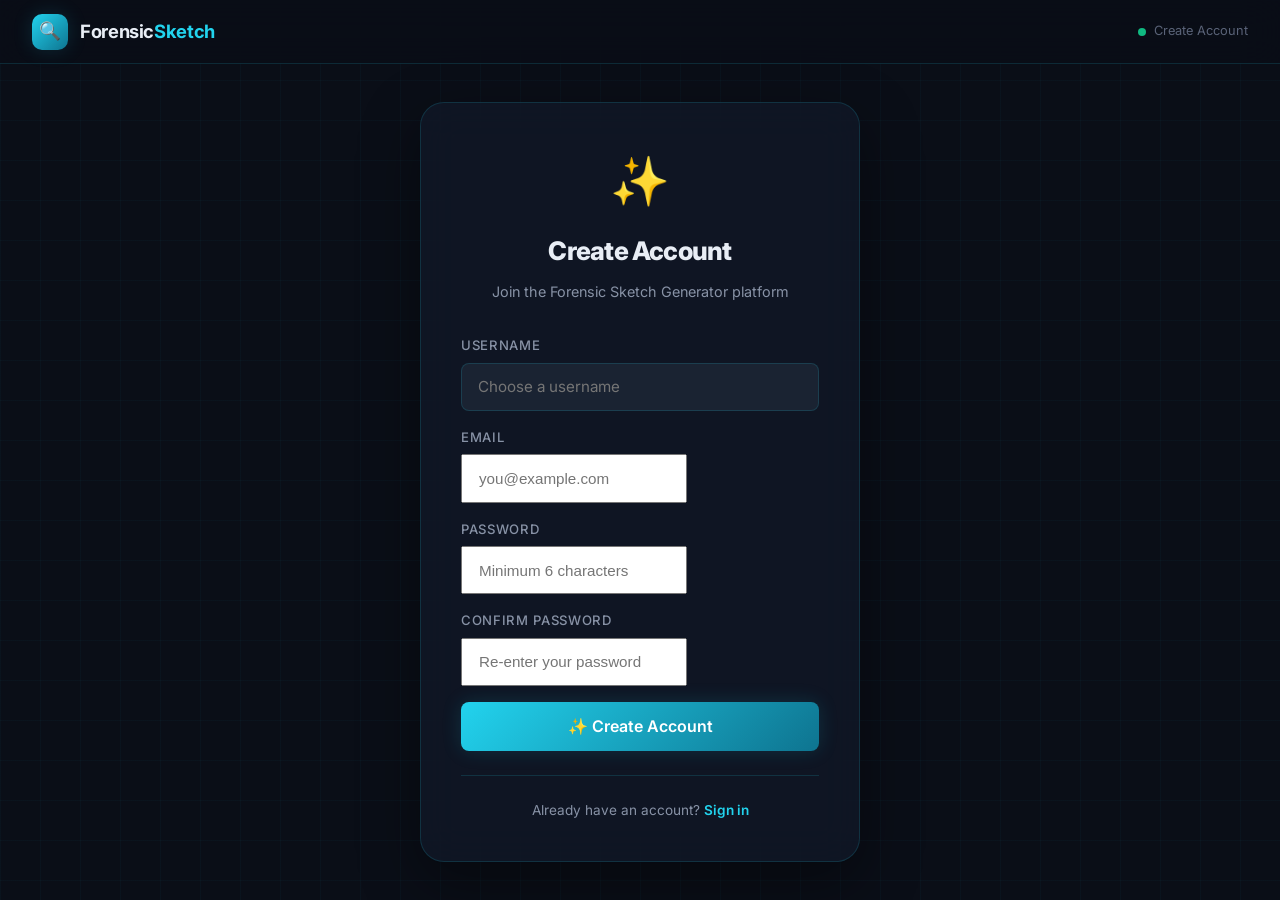
<file: frontend/signup.html>
<!DOCTYPE html>
<html lang="en">

<head>
    <meta charset="UTF-8">
    <meta name="viewport" content="width=device-width, initial-scale=1.0">
    <meta name="description" content="Create an account for Forensic Sketch Generator">
    <title>Forensic Sketch Generator — Sign Up</title>
    <link rel="stylesheet" href="css/style.css">
</head>

<body>

    <!-- ── Minimal Nav ───────────────────────────────────────────────── -->
    <nav class="navbar">
        <a href="/login.html" class="navbar-brand">
            <div class="badge-icon">🔍</div>
            <span>Forensic<span class="highlight">Sketch</span></span>
        </a>
        <div class="nav-status">
            <div class="status-dot"></div>
            <span>Create Account</span>
        </div>
    </nav>

    <!-- ── Auth Container ────────────────────────────────────────────── -->
    <main class="auth-container">
        <div class="auth-card fade-in">
            <div class="auth-header">
                <div class="auth-icon">✨</div>
                <h1>Create Account</h1>
                <p>Join the Forensic Sketch Generator platform</p>
            </div>

            <form id="signup-form" class="auth-form">
                <div class="form-group">
                    <label for="username">Username</label>
                    <input type="text" id="username" placeholder="Choose a username" required minlength="3"
                        autocomplete="username">
                </div>

                <div class="form-group">
                    <label for="email">Email</label>
                    <input type="email" id="email" placeholder="you@example.com" required autocomplete="email">
                </div>

                <div class="form-group">
                    <label for="password">Password</label>
                    <input type="password" id="password" placeholder="Minimum 6 characters" required minlength="6"
                        autocomplete="new-password">
                </div>

                <div class="form-group">
                    <label for="confirm-password">Confirm Password</label>
                    <input type="password" id="confirm-password" placeholder="Re-enter your password" required
                        autocomplete="new-password">
                </div>

                <button type="submit" id="signup-btn" class="btn btn-primary btn-full btn-lg">
                    ✨ Create Account
                </button>
            </form>

            <div class="auth-footer">
                <p>Already have an account? <a href="/login.html" class="auth-link">Sign in</a></p>
            </div>
        </div>
    </main>

    <div class="toast-container" id="toast-container"></div>

    <script src="js/signup.js"></script>
</body>

</html>
</file>
<file: frontend/css/style.css>
/* ══════════════════════════════════════════════════════════════════════
   FORENSIC SKETCH GENERATOR — Global Stylesheet
   Dark forensic theme with cyan/amber accents
   ══════════════════════════════════════════════════════════════════════ */

/* ── Google Fonts ─────────────────────────────────────────────────── */
@import url('https://fonts.googleapis.com/css2?family=Inter:wght@300;400;500;600;700;800&family=JetBrains+Mono:wght@400;500&display=swap');

/* ── CSS Variables ────────────────────────────────────────────────── */
:root {
    --bg-primary: #0a0e17;
    --bg-secondary: #111827;
    --bg-card: rgba(17, 24, 39, 0.8);
    --bg-card-hover: rgba(22, 33, 55, 0.9);
    --bg-input: #1a2332;

    --text-primary: #e8edf5;
    --text-secondary: #8892a6;
    --text-muted: #5a6378;

    --accent-cyan: #22d3ee;
    --accent-cyan-dim: #0e7490;
    --accent-amber: #f59e0b;
    --accent-amber-dim: #b45309;
    --accent-green: #10b981;
    --accent-red: #ef4444;
    --accent-purple: #a78bfa;

    --border-color: rgba(34, 211, 238, 0.15);
    --border-active: rgba(34, 211, 238, 0.5);

    --glow-cyan: 0 0 20px rgba(34, 211, 238, 0.15);
    --glow-amber: 0 0 20px rgba(245, 158, 11, 0.15);

    --radius-sm: 8px;
    --radius-md: 12px;
    --radius-lg: 16px;
    --radius-xl: 24px;

    --font-main: 'Inter', -apple-system, BlinkMacSystemFont, sans-serif;
    --font-mono: 'JetBrains Mono', monospace;

    --transition: all 0.3s cubic-bezier(0.4, 0, 0.2, 1);
}

/* ── Reset ────────────────────────────────────────────────────────── */
*,
*::before,
*::after {
    margin: 0;
    padding: 0;
    box-sizing: border-box;
}

html {
    scroll-behavior: smooth;
}

body {
    font-family: var(--font-main);
    background: var(--bg-primary);
    color: var(--text-primary);
    min-height: 100vh;
    line-height: 1.6;
    overflow-x: hidden;
}

/* ── Background Grid Pattern ──────────────────────────────────────── */
body::before {
    content: '';
    position: fixed;
    inset: 0;
    background:
        linear-gradient(rgba(34, 211, 238, 0.03) 1px, transparent 1px),
        linear-gradient(90deg, rgba(34, 211, 238, 0.03) 1px, transparent 1px);
    background-size: 40px 40px;
    pointer-events: none;
    z-index: 0;
}

/* ══════════════════════════════════════════════════════════════════════
   NAVIGATION
   ══════════════════════════════════════════════════════════════════════ */

.navbar {
    position: sticky;
    top: 0;
    z-index: 100;
    display: flex;
    align-items: center;
    justify-content: space-between;
    padding: 0 2rem;
    height: 64px;
    background: rgba(10, 14, 23, 0.85);
    backdrop-filter: blur(20px);
    border-bottom: 1px solid var(--border-color);
}

.navbar-brand {
    display: flex;
    align-items: center;
    gap: 0.75rem;
    text-decoration: none;
    color: var(--text-primary);
}

.navbar-brand .badge-icon {
    width: 36px;
    height: 36px;
    background: linear-gradient(135deg, var(--accent-cyan), var(--accent-cyan-dim));
    border-radius: 10px;
    display: flex;
    align-items: center;
    justify-content: center;
    font-size: 1.1rem;
    font-weight: 700;
    box-shadow: var(--glow-cyan);
}

.navbar-brand span {
    font-size: 1.15rem;
    font-weight: 700;
    letter-spacing: -0.02em;
}

.navbar-brand .highlight {
    color: var(--accent-cyan);
}

.nav-links {
    display: flex;
    gap: 0.25rem;
    list-style: none;
}

.nav-links a {
    display: flex;
    align-items: center;
    gap: 0.5rem;
    padding: 0.5rem 1.1rem;
    color: var(--text-secondary);
    text-decoration: none;
    font-size: 0.9rem;
    font-weight: 500;
    border-radius: var(--radius-sm);
    transition: var(--transition);
    position: relative;
}

.nav-links a:hover,
.nav-links a.active {
    color: var(--accent-cyan);
    background: rgba(34, 211, 238, 0.08);
}

.nav-links a.active::after {
    content: '';
    position: absolute;
    bottom: -1px;
    left: 50%;
    transform: translateX(-50%);
    width: 60%;
    height: 2px;
    background: var(--accent-cyan);
    border-radius: 2px;
}

.nav-status {
    display: flex;
    align-items: center;
    gap: 0.5rem;
    font-size: 0.8rem;
    color: var(--text-muted);
}

.status-dot {
    width: 8px;
    height: 8px;
    border-radius: 50%;
    background: var(--accent-green);
    animation: pulse-dot 2s infinite;
}

@keyframes pulse-dot {

    0%,
    100% {
        opacity: 1;
    }

    50% {
        opacity: 0.4;
    }
}

/* ══════════════════════════════════════════════════════════════════════
   MAIN CONTENT
   ══════════════════════════════════════════════════════════════════════ */

.main-content {
    position: relative;
    z-index: 1;
    max-width: 1280px;
    margin: 0 auto;
    padding: 2rem;
}

/* ── Section Title ────────────────────────────────────────────────── */
.section-header {
    margin-bottom: 2rem;
}

.section-header h1 {
    font-size: 1.8rem;
    font-weight: 800;
    letter-spacing: -0.03em;
    margin-bottom: 0.5rem;
}

.section-header h1 .accent {
    background: linear-gradient(135deg, var(--accent-cyan), var(--accent-purple));
    -webkit-background-clip: text;
    -webkit-text-fill-color: transparent;
    background-clip: text;
}

.section-header p {
    color: var(--text-secondary);
    font-size: 0.95rem;
    max-width: 600px;
}

/* ══════════════════════════════════════════════════════════════════════
   CARDS & PANELS
   ══════════════════════════════════════════════════════════════════════ */

.card {
    background: var(--bg-card);
    border: 1px solid var(--border-color);
    border-radius: var(--radius-lg);
    padding: 1.5rem;
    backdrop-filter: blur(10px);
    transition: var(--transition);
}

.card:hover {
    border-color: var(--border-active);
    box-shadow: var(--glow-cyan);
}

.card-title {
    font-size: 1rem;
    font-weight: 600;
    margin-bottom: 1rem;
    display: flex;
    align-items: center;
    gap: 0.5rem;
    color: var(--text-primary);
}

.card-title .icon {
    font-size: 1.1rem;
}

/* ── Two-column grid ──────────────────────────────────────────────── */
.grid-2 {
    display: grid;
    grid-template-columns: 1fr 1fr;
    gap: 1.5rem;
}

.grid-3 {
    display: grid;
    grid-template-columns: repeat(3, 1fr);
    gap: 1rem;
}

/* ══════════════════════════════════════════════════════════════════════
   FORM ELEMENTS
   ══════════════════════════════════════════════════════════════════════ */

.form-group {
    margin-bottom: 1rem;
}

.form-group label {
    display: block;
    font-size: 0.82rem;
    font-weight: 500;
    color: var(--text-secondary);
    margin-bottom: 0.4rem;
    text-transform: uppercase;
    letter-spacing: 0.05em;
}

textarea,
input[type="text"],
input[type="number"],
select {
    width: 100%;
    padding: 0.7rem 1rem;
    background: var(--bg-input);
    border: 1px solid var(--border-color);
    border-radius: var(--radius-sm);
    color: var(--text-primary);
    font-family: var(--font-main);
    font-size: 0.9rem;
    transition: var(--transition);
    outline: none;
}

textarea {
    resize: vertical;
    min-height: 120px;
    font-family: var(--font-main);
}

textarea:focus,
input:focus,
select:focus {
    border-color: var(--accent-cyan);
    box-shadow: 0 0 0 3px rgba(34, 211, 238, 0.1);
}

select {
    cursor: pointer;
    appearance: none;
    background-image: url("data:image/svg+xml,%3Csvg xmlns='http://www.w3.org/2000/svg' width='16' height='16' fill='%238892a6' viewBox='0 0 16 16'%3E%3Cpath d='M4 6l4 4 4-4'/%3E%3C/svg%3E");
    background-repeat: no-repeat;
    background-position: right 0.75rem center;
    padding-right: 2.5rem;
}

/* ── Buttons ──────────────────────────────────────────────────────── */
.btn {
    display: inline-flex;
    align-items: center;
    justify-content: center;
    gap: 0.5rem;
    padding: 0.7rem 1.5rem;
    font-family: var(--font-main);
    font-size: 0.9rem;
    font-weight: 600;
    border: none;
    border-radius: var(--radius-sm);
    cursor: pointer;
    transition: var(--transition);
    text-decoration: none;
}

.btn-primary {
    background: linear-gradient(135deg, var(--accent-cyan), var(--accent-cyan-dim));
    color: #fff;
    box-shadow: var(--glow-cyan);
}

.btn-primary:hover {
    transform: translateY(-1px);
    box-shadow: 0 0 30px rgba(34, 211, 238, 0.3);
}

.btn-primary:active {
    transform: translateY(0);
}

.btn-primary:disabled {
    opacity: 0.5;
    cursor: not-allowed;
    transform: none;
}

.btn-secondary {
    background: rgba(34, 211, 238, 0.1);
    color: var(--accent-cyan);
    border: 1px solid rgba(34, 211, 238, 0.2);
}

.btn-secondary:hover {
    background: rgba(34, 211, 238, 0.2);
}

.btn-amber {
    background: linear-gradient(135deg, var(--accent-amber), var(--accent-amber-dim));
    color: #fff;
    box-shadow: var(--glow-amber);
}

.btn-amber:hover {
    transform: translateY(-1px);
    box-shadow: 0 0 30px rgba(245, 158, 11, 0.3);
}

.btn-full {
    width: 100%;
}

.btn-lg {
    padding: 0.9rem 2rem;
    font-size: 1rem;
}

/* ══════════════════════════════════════════════════════════════════════
   IMAGE DISPLAY
   ══════════════════════════════════════════════════════════════════════ */

.image-container {
    position: relative;
    width: 100%;
    aspect-ratio: 1;
    background: var(--bg-input);
    border: 2px dashed var(--border-color);
    border-radius: var(--radius-md);
    display: flex;
    align-items: center;
    justify-content: center;
    overflow: hidden;
    transition: var(--transition);
}

.image-container.has-image {
    border-style: solid;
    border-color: var(--border-active);
}

.image-container img {
    max-width: 100%;
    max-height: 100%;
    object-fit: contain;
    border-radius: var(--radius-sm);
}

.image-placeholder {
    text-align: center;
    color: var(--text-muted);
}

.image-placeholder .icon {
    font-size: 3rem;
    margin-bottom: 0.5rem;
    opacity: 0.4;
}

.image-placeholder p {
    font-size: 0.85rem;
}

/* ── Upload zone ──────────────────────────────────────────────────── */
.upload-zone {
    position: relative;
    width: 100%;
    aspect-ratio: 1;
    background: var(--bg-input);
    border: 2px dashed var(--border-color);
    border-radius: var(--radius-md);
    display: flex;
    flex-direction: column;
    align-items: center;
    justify-content: center;
    cursor: pointer;
    transition: var(--transition);
    overflow: hidden;
}

.upload-zone:hover {
    border-color: var(--accent-cyan);
    background: rgba(34, 211, 238, 0.03);
}

.upload-zone.dragover {
    border-color: var(--accent-cyan);
    background: rgba(34, 211, 238, 0.08);
}

.upload-zone.has-image {
    border-style: solid;
}

.upload-zone input[type="file"] {
    position: absolute;
    inset: 0;
    opacity: 0;
    cursor: pointer;
}

.upload-zone img {
    max-width: 100%;
    max-height: 100%;
    object-fit: contain;
}

.upload-zone .upload-label {
    text-align: center;
    color: var(--text-muted);
    pointer-events: none;
}

.upload-zone .upload-label .icon {
    font-size: 2.5rem;
    margin-bottom: 0.5rem;
    opacity: 0.5;
}

/* ══════════════════════════════════════════════════════════════════════
   LOADING SPINNER
   ══════════════════════════════════════════════════════════════════════ */

.spinner-overlay {
    position: absolute;
    inset: 0;
    background: rgba(10, 14, 23, 0.85);
    display: flex;
    flex-direction: column;
    align-items: center;
    justify-content: center;
    border-radius: var(--radius-md);
    z-index: 10;
    opacity: 0;
    pointer-events: none;
    transition: var(--transition);
}

.spinner-overlay.active {
    opacity: 1;
    pointer-events: auto;
}

.spinner {
    width: 48px;
    height: 48px;
    border: 3px solid rgba(34, 211, 238, 0.2);
    border-top-color: var(--accent-cyan);
    border-radius: 50%;
    animation: spin 0.8s linear infinite;
}

@keyframes spin {
    to {
        transform: rotate(360deg);
    }
}

.spinner-text {
    margin-top: 1rem;
    font-size: 0.85rem;
    color: var(--accent-cyan);
    font-weight: 500;
}

/* ══════════════════════════════════════════════════════════════════════
   SIMILARITY GAUGE
   ══════════════════════════════════════════════════════════════════════ */

.gauge-container {
    display: flex;
    flex-direction: column;
    align-items: center;
    gap: 1rem;
    padding: 2rem 0;
}

.gauge {
    position: relative;
    width: 180px;
    height: 180px;
}

.gauge svg {
    width: 100%;
    height: 100%;
    transform: rotate(-90deg);
}

.gauge-bg {
    fill: none;
    stroke: var(--bg-input);
    stroke-width: 10;
}

.gauge-fill {
    fill: none;
    stroke: var(--accent-cyan);
    stroke-width: 10;
    stroke-linecap: round;
    stroke-dasharray: 440;
    stroke-dashoffset: 440;
    transition: stroke-dashoffset 1.5s cubic-bezier(0.4, 0, 0.2, 1),
        stroke 0.3s ease;
}

.gauge-value {
    position: absolute;
    inset: 0;
    display: flex;
    flex-direction: column;
    align-items: center;
    justify-content: center;
}

.gauge-value .number {
    font-size: 2.5rem;
    font-weight: 800;
    letter-spacing: -0.03em;
    color: var(--accent-cyan);
}

.gauge-value .label {
    font-size: 0.8rem;
    color: var(--text-muted);
    text-transform: uppercase;
    letter-spacing: 0.1em;
}

.match-verdict {
    font-size: 1.1rem;
    font-weight: 600;
    padding: 0.5rem 1.5rem;
    border-radius: var(--radius-xl);
}

.match-verdict.match {
    background: rgba(16, 185, 129, 0.15);
    color: var(--accent-green);
    border: 1px solid rgba(16, 185, 129, 0.3);
}

.match-verdict.no-match {
    background: rgba(239, 68, 68, 0.15);
    color: var(--accent-red);
    border: 1px solid rgba(239, 68, 68, 0.3);
}

/* ══════════════════════════════════════════════════════════════════════
   ATTRIBUTE QUICK-SELECT PILLS
   ══════════════════════════════════════════════════════════════════════ */

.attribute-grid {
    display: grid;
    grid-template-columns: repeat(auto-fill, minmax(180px, 1fr));
    gap: 0.75rem;
}

/* ══════════════════════════════════════════════════════════════════════
   TOAST NOTIFICATIONS
   ══════════════════════════════════════════════════════════════════════ */

.toast-container {
    position: fixed;
    top: 80px;
    right: 20px;
    z-index: 1000;
    display: flex;
    flex-direction: column;
    gap: 0.5rem;
}

.toast {
    padding: 0.8rem 1.2rem;
    border-radius: var(--radius-sm);
    font-size: 0.85rem;
    font-weight: 500;
    backdrop-filter: blur(10px);
    animation: slideIn 0.3s ease, fadeOut 0.3s ease 3s forwards;
    min-width: 250px;
}

.toast.success {
    background: rgba(16, 185, 129, 0.15);
    border: 1px solid rgba(16, 185, 129, 0.3);
    color: var(--accent-green);
}

.toast.error {
    background: rgba(239, 68, 68, 0.15);
    border: 1px solid rgba(239, 68, 68, 0.3);
    color: var(--accent-red);
}

.toast.info {
    background: rgba(34, 211, 238, 0.15);
    border: 1px solid rgba(34, 211, 238, 0.3);
    color: var(--accent-cyan);
}

@keyframes slideIn {
    from {
        transform: translateX(100%);
        opacity: 0;
    }

    to {
        transform: translateX(0);
        opacity: 1;
    }
}

@keyframes fadeOut {
    to {
        opacity: 0;
        transform: translateX(50%);
    }
}

/* ══════════════════════════════════════════════════════════════════════
   PROMPT INFO BOX
   ══════════════════════════════════════════════════════════════════════ */

.prompt-info {
    margin-top: 1rem;
    padding: 0.8rem 1rem;
    background: rgba(34, 211, 238, 0.05);
    border: 1px solid rgba(34, 211, 238, 0.1);
    border-radius: var(--radius-sm);
    font-family: var(--font-mono);
    font-size: 0.78rem;
    color: var(--text-secondary);
    word-break: break-word;
    display: none;
}

.prompt-info.visible {
    display: block;
}

/* ══════════════════════════════════════════════════════════════════════
   VOICE INPUT (Mic Button)
   ══════════════════════════════════════════════════════════════════════ */

.voice-input-wrapper {
    position: relative;
}

.voice-input-wrapper textarea {
    padding-right: 3.2rem;
}

.mic-btn {
    position: absolute;
    right: 0.6rem;
    bottom: 0.6rem;
    width: 36px;
    height: 36px;
    border-radius: 50%;
    border: 1px solid var(--border-color);
    background: var(--bg-input);
    color: var(--text-secondary);
    font-size: 1.1rem;
    cursor: pointer;
    display: flex;
    align-items: center;
    justify-content: center;
    transition: var(--transition);
    z-index: 2;
}

.mic-btn:hover {
    border-color: var(--accent-cyan);
    color: var(--accent-cyan);
    background: rgba(34, 211, 238, 0.08);
}

.mic-btn.recording {
    border-color: var(--accent-red);
    color: #fff;
    background: var(--accent-red);
    animation: mic-pulse 1.2s ease-in-out infinite;
}

@keyframes mic-pulse {

    0%,
    100% {
        box-shadow: 0 0 0 0 rgba(239, 68, 68, 0.5);
    }

    50% {
        box-shadow: 0 0 0 8px rgba(239, 68, 68, 0);
    }
}

.mic-btn.recording:hover {
    background: #dc2626;
}

.mic-status {
    font-size: 0.75rem;
    color: var(--accent-red);
    margin-top: 0.3rem;
    font-weight: 500;
    display: none;
}

.mic-status.visible {
    display: block;
    animation: fadeInUp 0.2s ease;
}

/* ══════════════════════════════════════════════════════════════════════
   RESPONSIVE
   ══════════════════════════════════════════════════════════════════════ */

@media (max-width: 768px) {
    .grid-2 {
        grid-template-columns: 1fr;
    }

    .grid-3 {
        grid-template-columns: 1fr;
    }

    .navbar {
        padding: 0 1rem;
    }

    .nav-links a {
        padding: 0.4rem 0.7rem;
        font-size: 0.82rem;
    }

    .main-content {
        padding: 1rem;
    }

    .attribute-grid {
        grid-template-columns: repeat(2, 1fr);
    }
}

/* ══════════════════════════════════════════════════════════════════════
   ANIMATIONS
   ══════════════════════════════════════════════════════════════════════ */

@keyframes fadeInUp {
    from {
        opacity: 0;
        transform: translateY(20px);
    }

    to {
        opacity: 1;
        transform: translateY(0);
    }
}

.fade-in {
    animation: fadeInUp 0.5s ease forwards;
}

/* Staggered children */
.stagger>* {
    opacity: 0;
    animation: fadeInUp 0.4s ease forwards;
}

.stagger>*:nth-child(1) {
    animation-delay: 0.05s;
}

.stagger>*:nth-child(2) {
    animation-delay: 0.1s;
}

.stagger>*:nth-child(3) {
    animation-delay: 0.15s;
}

.stagger>*:nth-child(4) {
    animation-delay: 0.2s;
}

.stagger>*:nth-child(5) {
    animation-delay: 0.25s;
}

.stagger>*:nth-child(6) {
    animation-delay: 0.3s;
}

/* ══════════════════════════════════════════════════════════════════════
   AUTH PAGES (Login / Signup)
   ══════════════════════════════════════════════════════════════════════ */

.auth-container {
    position: relative;
    z-index: 1;
    display: flex;
    align-items: center;
    justify-content: center;
    min-height: calc(100vh - 64px);
    padding: 2rem;
}

.auth-card {
    background: var(--bg-card);
    border: 1px solid var(--border-color);
    border-radius: var(--radius-xl);
    padding: 2.5rem;
    width: 100%;
    max-width: 440px;
    backdrop-filter: blur(20px);
    box-shadow: 0 20px 60px rgba(0, 0, 0, 0.4);
}

.auth-header {
    text-align: center;
    margin-bottom: 2rem;
}

.auth-icon {
    font-size: 3rem;
    margin-bottom: 0.75rem;
}

.auth-header h1 {
    font-size: 1.6rem;
    font-weight: 800;
    letter-spacing: -0.03em;
    margin-bottom: 0.5rem;
}

.auth-header p {
    color: var(--text-secondary);
    font-size: 0.9rem;
}

.auth-form {
    display: flex;
    flex-direction: column;
    gap: 0.25rem;
}

.auth-form .form-group {
    margin-bottom: 0.75rem;
}

.auth-form input {
    padding: 0.85rem 1rem;
    font-size: 0.95rem;
}

.auth-footer {
    text-align: center;
    margin-top: 1.5rem;
    padding-top: 1.5rem;
    border-top: 1px solid var(--border-color);
}

.auth-footer p {
    color: var(--text-secondary);
    font-size: 0.85rem;
}

.auth-link {
    color: var(--accent-cyan);
    text-decoration: none;
    font-weight: 600;
    transition: var(--transition);
}

.auth-link:hover {
    color: var(--accent-amber);
    text-decoration: underline;
}

/* ══════════════════════════════════════════════════════════════════════
   DASHBOARD
   ══════════════════════════════════════════════════════════════════════ */

.dashboard-header {
    display: flex;
    align-items: flex-start;
    justify-content: space-between;
    gap: 1.5rem;
    flex-wrap: wrap;
}

.dashboard-stats {
    display: flex;
    gap: 0.75rem;
}

.stat-pill {
    display: flex;
    flex-direction: column;
    align-items: center;
    padding: 0.6rem 1.2rem;
    border-radius: var(--radius-md);
    background: var(--bg-card);
    border: 1px solid var(--border-color);
    min-width: 90px;
}

.stat-pill.generate {
    border-color: rgba(34, 211, 238, 0.3);
}

.stat-pill.edit {
    border-color: rgba(245, 158, 11, 0.3);
}

.stat-pill.recognize {
    border-color: rgba(167, 139, 250, 0.3);
}

.stat-count {
    font-size: 1.5rem;
    font-weight: 800;
    letter-spacing: -0.03em;
}

.stat-pill.generate .stat-count {
    color: var(--accent-cyan);
}

.stat-pill.edit .stat-count {
    color: var(--accent-amber);
}

.stat-pill.recognize .stat-count {
    color: var(--accent-purple);
}

.stat-label {
    font-size: 0.7rem;
    color: var(--text-muted);
    text-transform: uppercase;
    letter-spacing: 0.05em;
}

/* ── Filter Tabs ──────────────────────────────────────────────────── */

.filter-tabs {
    display: flex;
    gap: 0.5rem;
    margin-bottom: 1.5rem;
    padding: 0.4rem;
    background: var(--bg-card);
    border-radius: var(--radius-md);
    border: 1px solid var(--border-color);
    width: fit-content;
}

.filter-tab {
    padding: 0.5rem 1.1rem;
    border: none;
    background: transparent;
    color: var(--text-secondary);
    font-family: var(--font-main);
    font-size: 0.85rem;
    font-weight: 500;
    border-radius: var(--radius-sm);
    cursor: pointer;
    transition: var(--transition);
}

.filter-tab:hover {
    color: var(--text-primary);
    background: rgba(34, 211, 238, 0.05);
}

.filter-tab.active {
    color: var(--accent-cyan);
    background: rgba(34, 211, 238, 0.12);
}

/* ── History Grid ─────────────────────────────────────────────────── */

.history-grid {
    display: grid;
    grid-template-columns: repeat(auto-fill, minmax(260px, 1fr));
    gap: 1.25rem;
}

.history-card {
    background: var(--bg-card);
    border: 1px solid var(--border-color);
    border-radius: var(--radius-md);
    overflow: hidden;
    transition: var(--transition);
}

.history-card:hover {
    border-color: var(--border-active);
    box-shadow: var(--glow-cyan);
    transform: translateY(-2px);
}

.history-card-image {
    position: relative;
    width: 100%;
    aspect-ratio: 1;
    background: var(--bg-input);
    display: flex;
    align-items: center;
    justify-content: center;
    overflow: hidden;
}

.history-card-image img {
    width: 100%;
    height: 100%;
    object-fit: cover;
}

.history-card-no-image {
    font-size: 3rem;
    opacity: 0.3;
}

.history-card-badge {
    position: absolute;
    top: 0.5rem;
    left: 0.5rem;
    padding: 0.25rem 0.6rem;
    border-radius: 20px;
    font-size: 0.7rem;
    font-weight: 600;
    color: #fff;
    backdrop-filter: blur(10px);
    text-transform: uppercase;
    letter-spacing: 0.04em;
}

.history-card-body {
    padding: 0.9rem 1rem;
}

.history-card-prompt {
    font-size: 0.82rem;
    color: var(--text-secondary);
    line-height: 1.5;
    margin-bottom: 0.6rem;
    display: -webkit-box;
    -webkit-line-clamp: 2;
    -webkit-box-orient: vertical;
    overflow: hidden;
}

.history-card-footer {
    display: flex;
    align-items: center;
    justify-content: space-between;
}

.history-card-time {
    font-size: 0.72rem;
    color: var(--text-muted);
}

.history-card-delete {
    background: none;
    border: none;
    cursor: pointer;
    font-size: 0.9rem;
    padding: 0.3rem;
    border-radius: 4px;
    transition: var(--transition);
    opacity: 0.5;
}

.history-card-delete:hover {
    opacity: 1;
    background: rgba(239, 68, 68, 0.15);
}

/* ── Empty State ──────────────────────────────────────────────────── */

.empty-state {
    display: flex;
    flex-direction: column;
    align-items: center;
    justify-content: center;
    padding: 4rem 2rem;
    text-align: center;
}

.empty-icon {
    font-size: 4rem;
    margin-bottom: 1rem;
    opacity: 0.4;
}

.empty-state h3 {
    font-size: 1.2rem;
    margin-bottom: 0.5rem;
    color: var(--text-primary);
}

.empty-state p {
    color: var(--text-muted);
    font-size: 0.9rem;
}

/* ── Load More ────────────────────────────────────────────────────── */

.load-more-container {
    display: flex;
    justify-content: center;
    padding: 2rem 0;
}

/* ══════════════════════════════════════════════════════════════════════
   IMAGE MODAL
   ══════════════════════════════════════════════════════════════════════ */

.modal-overlay {
    position: fixed;
    inset: 0;
    background: rgba(0, 0, 0, 0.85);
    backdrop-filter: blur(8px);
    z-index: 1000;
    display: flex;
    align-items: center;
    justify-content: center;
    opacity: 0;
    pointer-events: none;
    transition: opacity 0.3s ease;
}

.modal-overlay.active {
    opacity: 1;
    pointer-events: auto;
}

.modal-content {
    position: relative;
    max-width: 600px;
    max-height: 85vh;
    background: var(--bg-secondary);
    border-radius: var(--radius-lg);
    border: 1px solid var(--border-color);
    overflow: hidden;
    box-shadow: 0 30px 80px rgba(0, 0, 0, 0.5);
}

.modal-content img {
    width: 100%;
    max-height: 500px;
    object-fit: contain;
    background: var(--bg-input);
}

.modal-info {
    padding: 1rem 1.25rem;
    border-top: 1px solid var(--border-color);
}

.modal-close {
    position: absolute;
    top: 0.75rem;
    right: 0.75rem;
    width: 32px;
    height: 32px;
    border-radius: 50%;
    border: 1px solid rgba(255, 255, 255, 0.2);
    background: rgba(0, 0, 0, 0.5);
    color: #fff;
    font-size: 1rem;
    cursor: pointer;
    display: flex;
    align-items: center;
    justify-content: center;
    z-index: 10;
    transition: var(--transition);
}

.modal-close:hover {
    background: rgba(239, 68, 68, 0.6);
}

/* ══════════════════════════════════════════════════════════════════════
   NAVBAR — User Menu
   ══════════════════════════════════════════════════════════════════════ */

.nav-user-area {
    display: flex;
    align-items: center;
    gap: 0.75rem;
}

.nav-username {
    font-size: 0.82rem;
    color: var(--text-secondary);
    font-weight: 500;
}

.btn-logout {
    padding: 0.4rem 0.9rem;
    border: 1px solid rgba(239, 68, 68, 0.3);
    background: rgba(239, 68, 68, 0.08);
    color: var(--accent-red);
    font-family: var(--font-main);
    font-size: 0.78rem;
    font-weight: 600;
    border-radius: var(--radius-sm);
    cursor: pointer;
    transition: var(--transition);
}

.btn-logout:hover {
    background: rgba(239, 68, 68, 0.2);
}

/* ══════════════════════════════════════════════════════════════════════
   RESPONSIVE — Auth & Dashboard
   ══════════════════════════════════════════════════════════════════════ */

@media (max-width: 768px) {
    .auth-card {
        padding: 1.5rem;
        max-width: 100%;
    }

    .dashboard-header {
        flex-direction: column;
    }

    .dashboard-stats {
        width: 100%;
        justify-content: space-between;
    }

    .filter-tabs {
        width: 100%;
        overflow-x: auto;
    }

    .history-grid {
        grid-template-columns: repeat(auto-fill, minmax(200px, 1fr));
    }

    .nav-user-area {
        gap: 0.5rem;
    }

    .nav-username {
        display: none;
    }
}
</file>
